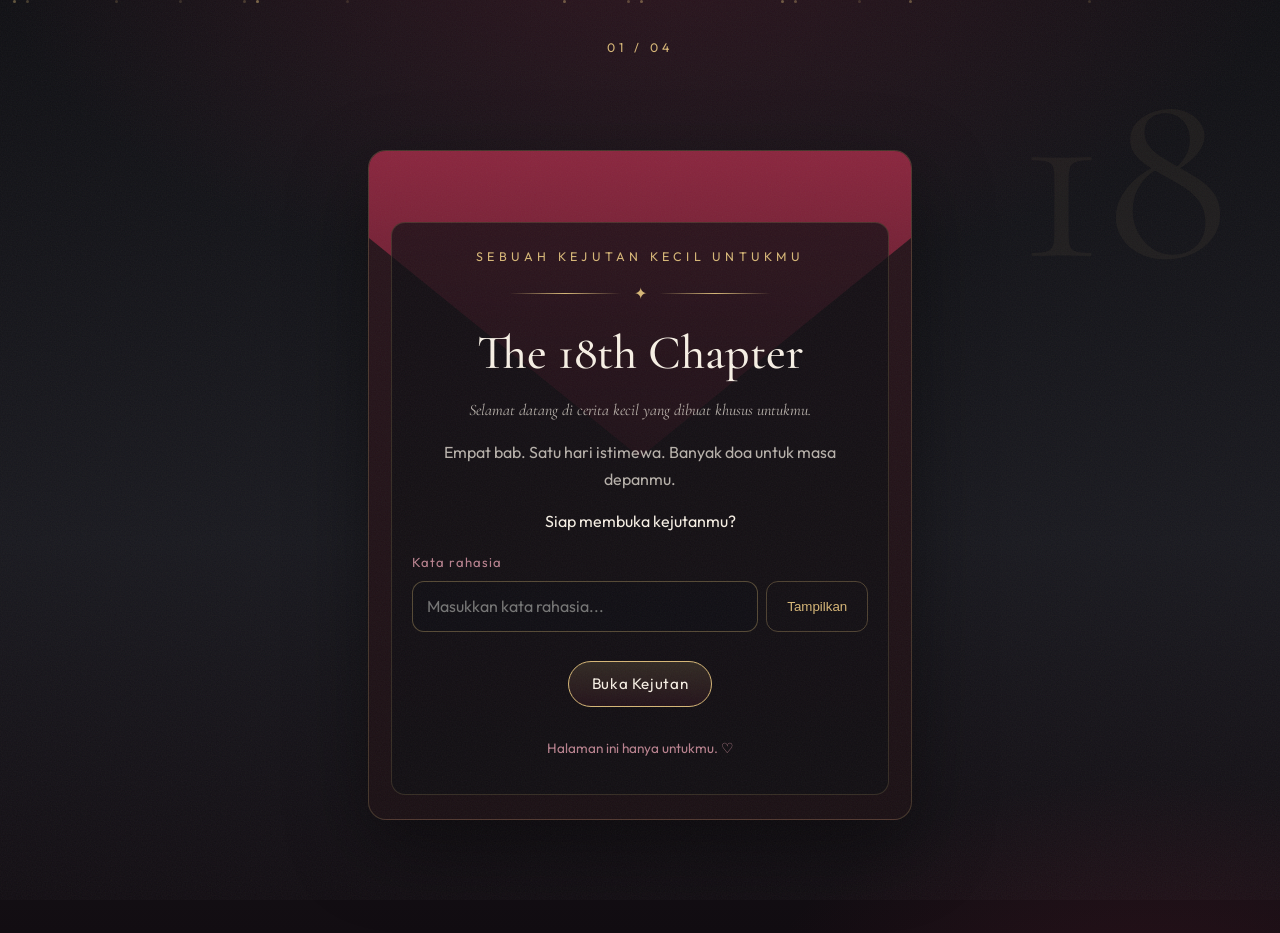
<file: index.html>
<!DOCTYPE html>
<html lang="id">
  <head>
    <meta charset="utf-8" />
    <meta name="viewport" content="width=device-width, initial-scale=1" />
    <meta name="description" content="The 18th Chapter — sebuah kejutan ulang tahun ke-18." />
    <title>The 18th Chapter — Pintu Rahasia</title>
    <link rel="icon" href="assets/icons/heart.svg" type="image/svg+xml" />
    <link rel="preconnect" href="https://fonts.googleapis.com" />
    <link rel="preconnect" href="https://fonts.gstatic.com" crossorigin />
    <link
      href="https://fonts.googleapis.com/css2?family=Cormorant+Garamond:ital,wght@0,500;0,600;1,500&family=Outfit:wght@300;400;500&display=swap"
      rel="stylesheet"
    />
    <link rel="stylesheet" href="css/style.css" />
  </head>
  <body class="page-gate">
    <a class="skip-link" href="#utama">Lewati ke konten</a>
    <div class="watermark-18" aria-hidden="true">18</div>
    <div class="particles" id="particles" aria-hidden="true"></div>

    <div class="page">
      <p class="chapter-index">01 / 04</p>
      <main id="utama" class="page-main gate">
        <section class="invite" aria-labelledby="judul-gerbang">
          <div class="envelope" id="envelope">
            <div class="invite-inner">
              <p class="kicker center" data-bind="copy.gateKicker">SEBUAH KEJUTAN KECIL UNTUKMU</p>
              <div class="ornament" aria-hidden="true">✦</div>
              <h1 id="judul-gerbang" class="lead center">The 18th Chapter</h1>
              <p class="muted center italic" data-bind="copy.gateLead">
                Selamat datang di cerita kecil yang dibuat khusus untukmu.
              </p>
              <p class="muted center" data-bind="copy.gateIntro">
                Empat bab. Satu hari istimewa. Banyak doa untuk masa depanmu.
              </p>
              <p class="center" data-bind="copy.gatePrompt">Siap membuka kejutanmu?</p>

              <form class="gate-form" id="gate-form" novalidate>
                <div class="field">
                  <label for="secret">Kata rahasia</label>
                  <div class="input-row">
                    <input
                      id="secret"
                      name="secret"
                      type="password"
                      autocomplete="off"
                      placeholder="Masukkan kata rahasia..."
                      aria-describedby="gate-error"
                    />
                    <button type="button" id="toggle-secret" aria-pressed="false" aria-controls="secret">
                      Tampilkan
                    </button>
                  </div>
                </div>
                <p class="form-error" id="gate-error" role="status" aria-live="polite"></p>
                <div class="stack">
                  <button class="btn" type="submit">Buka Kejutan</button>
                  <p class="tiny" data-bind="copy.gateFooter">Halaman ini hanya untukmu. ♡</p>
                </div>
              </form>
            </div>
          </div>
        </section>
      </main>
    </div>

    <script src="js/config.js"></script>
    <script src="js/login.js"></script>
  </body>
</html>
</file>
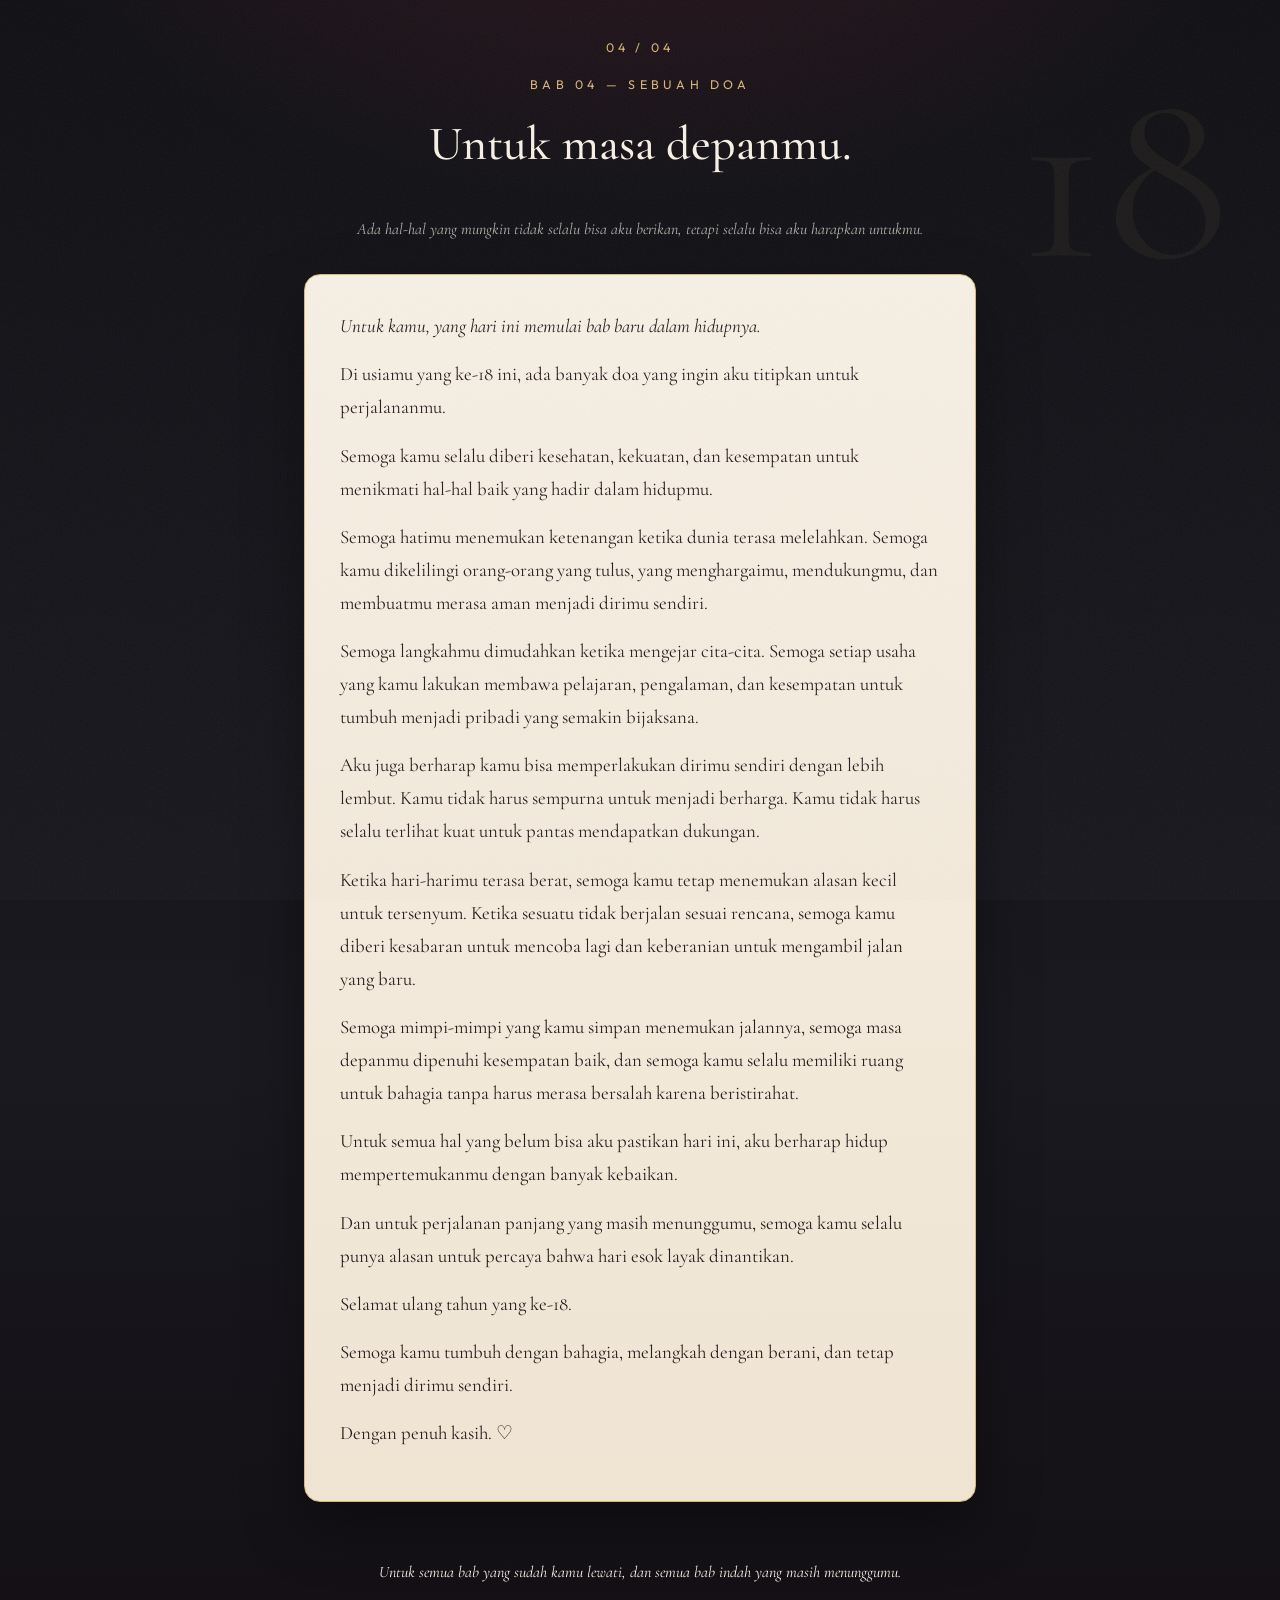
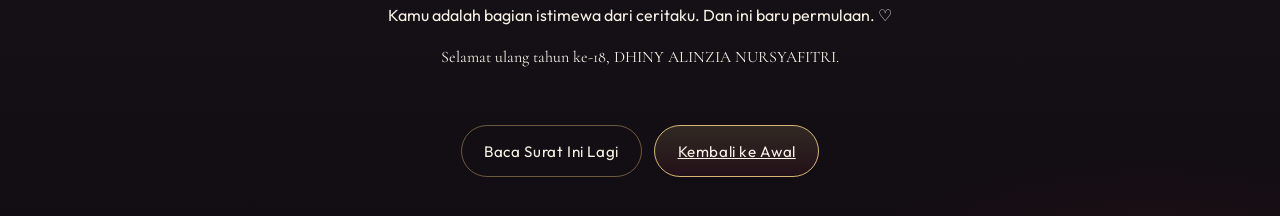
<file: doa.html>
<!DOCTYPE html>
<html lang="id">
  <head>
    <meta charset="utf-8" />
    <meta name="viewport" content="width=device-width, initial-scale=1" />
    <title>The 18th Chapter — Doa untuk Masa Depanmu</title>
    <link rel="icon" href="assets/icons/heart.svg" type="image/svg+xml" />
    <link rel="preconnect" href="https://fonts.googleapis.com" />
    <link rel="preconnect" href="https://fonts.gstatic.com" crossorigin />
    <link
      href="https://fonts.googleapis.com/css2?family=Cormorant+Garamond:ital,wght@0,500;0,600;1,500&family=Outfit:wght@300;400;500&display=swap"
      rel="stylesheet"
    />
    <link rel="stylesheet" href="css/style.css" />
  </head>
  <body class="page-doa">
    <a class="skip-link" href="#utama">Lewati ke konten</a>
    <div class="watermark-18" aria-hidden="true">18</div>
    <div class="particles" id="egg-particles" aria-hidden="true"></div>

    <div class="page">
      <p class="chapter-index">04 / 04</p>
      <main id="utama" class="page-main stack">
        <p class="kicker" data-bind="copy.prayerChapter">BAB 04 — SEBUAH DOA</p>
        <h1 class="lead center" data-bind="copy.prayerLead">Untuk masa depanmu.</h1>
        <p class="muted italic center" data-bind="copy.prayerIntro">
          Ada hal-hal yang mungkin tidak selalu bisa aku berikan, tetapi selalu bisa aku harapkan untukmu.
        </p>

        <article class="prayer-card" id="prayer-letter" aria-label="Surat doa"></article>

        <section class="closing-block" id="closing-block">
          <p class="italic" data-bind="copy.prayerClosing">
            Untuk semua bab yang sudah kamu lewati, dan semua bab indah yang masih menunggumu.
          </p>
          <p data-bind="copy.prayerSignature">Kamu adalah bagian istimewa dari ceritaku. Dan ini baru permulaan. ♡</p>
          <p class="serif">
            Selamat ulang tahun ke-<span data-bind="age">18</span>,
            <span data-bind="nickname">[NAMA_PANGGILAN]</span>.
          </p>
          <button
            class="egg-trigger"
            id="egg-trigger"
            type="button"
            aria-haspopup="dialog"
            aria-controls="secret-layer"
            hidden
          >
            ✦
            <span class="visually-hidden">Buka pesan rahasia</span>
          </button>
        </section>

        <div class="nav-row">
          <button class="btn btn-ghost" type="button" id="replay-letter">Baca Surat Ini Lagi</button>
          <a class="btn" href="index.html">Kembali ke Awal</a>
        </div>
      </main>
    </div>

    <div class="secret-layer" id="secret-layer" role="dialog" aria-modal="true" aria-labelledby="secret-title" hidden>
      <article class="secret-card">
        <h2 id="secret-title" class="lead" data-bind="copy.easterKicker">PSST... ADA SATU HAL LAGI. ♡</h2>
        <div id="easter-letter"></div>
        <div class="nav-row">
          <button class="btn" type="button" id="close-secret">Tutup Pesan Rahasia</button>
        </div>
      </article>
    </div>

    <script src="js/config.js"></script>
    <script src="js/doa.js"></script>
  </body>
</html>
</file>
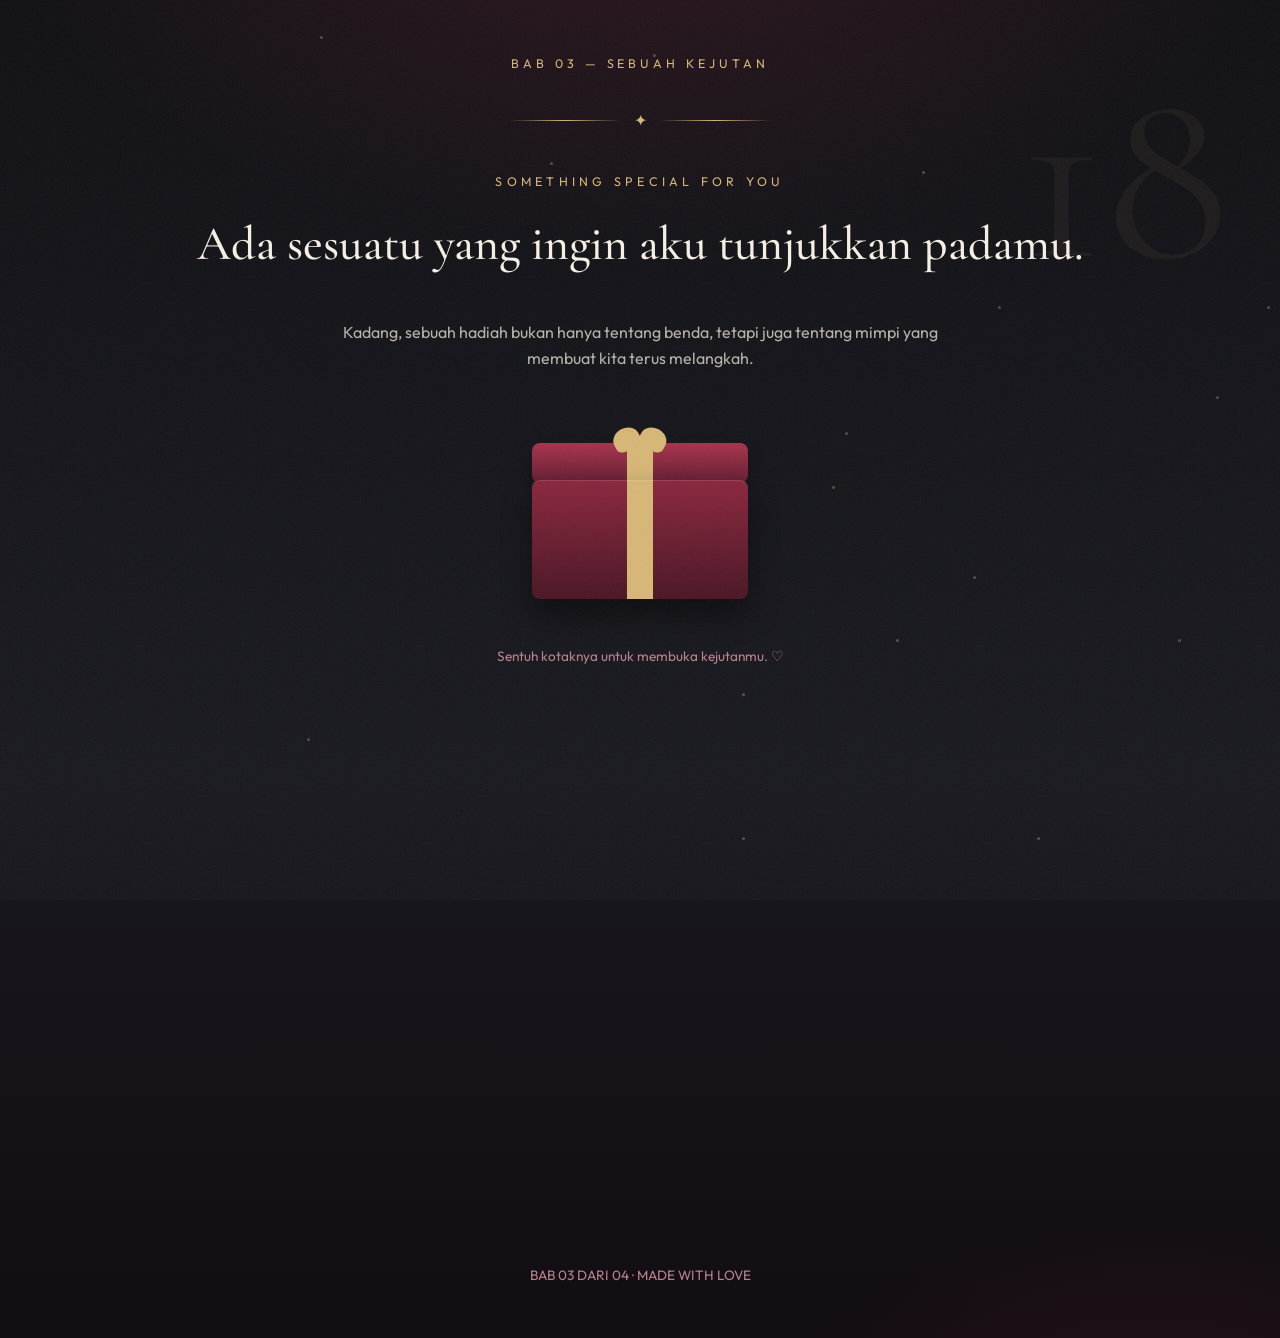
<file: hadiah.html>
<!DOCTYPE html>
<html lang="id">
<head>
  <meta charset="UTF-8">
  <meta name="viewport" content="width=device-width, initial-scale=1">
  <meta name="theme-color" content="#101014">
  <meta
    name="description"
    content="Sebuah kejutan kecil untuk mimpi yang indah."
  >
  <title>The 18th Chapter — Sebuah Kejutan</title>

  <link rel="preconnect" href="https://fonts.googleapis.com">
  <link rel="preconnect" href="https://fonts.gstatic.com" crossorigin>
  <link
    href="https://fonts.googleapis.com/css2?family=Cormorant+Garamond:ital,wght@0,400;0,500;0,600;1,400;1,500&family=Outfit:wght@300;400;500;600&display=swap"
    rel="stylesheet"
  >

  <link rel="stylesheet" href="css/style.css">
  <script src="js/config.js" defer></script>
  <script src="js/hadiah.js" defer></script>
</head>

<body class="page-hadiah">
  <a class="skip-link" href="#main-content">Lewati ke konten</a>
  <div class="particles" id="particles" aria-hidden="true"></div>
  <div class="watermark-18" aria-hidden="true">18</div>

  <div class="page">
    <main class="page-main" id="main-content">
      <section class="gift-stage">
        <p class="chapter-index" data-bind="copy.giftChapter">
          BAB 03 — SEBUAH KEJUTAN
        </p>

        <div class="ornament" aria-hidden="true">✦</div>

        <p class="kicker">SOMETHING SPECIAL FOR YOU</p>

        <h1 class="lead" data-bind="copy.giftLead">
          Ada sesuatu yang ingin aku tunjukkan padamu.
        </h1>

        <p class="muted center" data-bind="copy.giftIntro">
          Kadang, sebuah hadiah bukan hanya tentang benda,
          tetapi juga tentang mimpi yang membuat kita terus melangkah.
        </p>

        <div class="gift-wrap">
          <button
            class="gift-box"
            id="gift-box"
            type="button"
            aria-label="Buka kotak hadiah"
            aria-expanded="false"
            aria-controls="gift-result"
          >
            <span class="gift-bow" aria-hidden="true"></span>
            <span class="gift-lid" aria-hidden="true"></span>
            <span class="gift-body" aria-hidden="true"></span>
            <span class="gift-light" aria-hidden="true"></span>

            <span class="gift-inner" aria-hidden="true">
              <img
                id="car-mini"
                src="assets/images/mazda.png"
                alt=""
              >
            </span>

            <span class="confetti" aria-hidden="true">
              <i></i><i></i><i></i><i></i><i></i><i></i>
              <i></i><i></i><i></i><i></i><i></i><i></i>
            </span>
          </button>
        </div>

        <p class="tiny center" id="gift-hint" aria-live="polite">
          Sentuh kotaknya untuk membuka kejutanmu. ♡
        </p>

        <div id="gift-result" aria-live="polite">
          <figure class="car-art reveal-only" id="car-figure">
            <img
              id="car-image"
              src="assets/images/mazda.png"
              alt="Ilustrasi Mazda 3, simbol sebuah mimpi indah"
              loading="eager"
            >
            <figcaption class="tiny center" data-bind="copy.giftCaption">
              Mazda 3 — a little symbol of a beautiful dream.
            </figcaption>
          </figure>

          <div class="mazda-mark reveal-only" aria-hidden="true">
            <svg
              class="logo-m"
              viewBox="0 0 64 64"
              xmlns="http://www.w3.org/2000/svg"
            >
              <ellipse
                cx="32"
                cy="32"
                rx="25"
                ry="17"
                fill="none"
                stroke="currentColor"
                stroke-width="2.5"
              />
              <path
                d="M16 37 25 22 32 34 39 22 48 37"
                fill="none"
                stroke="currentColor"
                stroke-width="2.5"
                stroke-linecap="round"
                stroke-linejoin="round"
              />
            </svg>
            <span class="tiny">A DREAM TO LOOK FORWARD TO</span>
          </div>

          <div class="letter-card gift-reveal">
            <p class="kicker center">A LITTLE NOTE</p>
            <h2 class="serif center">Untuk sebuah mimpi</h2>

            <div id="gift-letter">
              <p>
                Ini bukan janji bahwa semua impian akan langsung menjadi nyata.
                Ini adalah pengingat bahwa kamu berhak memiliki mimpi,
                berusaha untuknya, dan menikmati setiap langkah perjalananmu.
              </p>
              <p>
                Semoga suatu hari nanti, kamu bisa berdiri di samping sesuatu
                yang dulu hanya bisa kamu bayangkan, lalu tersenyum karena
                kamu tahu seberapa jauh kamu telah melangkah.
              </p>
            </div>
          </div>

          <div class="gift-next">
            <p class="muted center" data-bind="copy.giftHeadline">
              Untuk sebuah mimpi yang semoga suatu hari bisa kamu wujudkan. ♡
            </p>

            <div class="nav-row">
              <a class="btn" id="go-to-prayer" href="doa.html">
                Lanjut ke Sebuah Doa ♡
              </a>

              <button class="btn btn-ghost" id="reset-gift" type="button">
                Buka Lagi
              </button>
            </div>
          </div>
        </div>

        <p class="tiny center">BAB 03 DARI 04 · MADE WITH LOVE</p>
      </section>
    </main>
  </div>
</body>
</html>
</file>
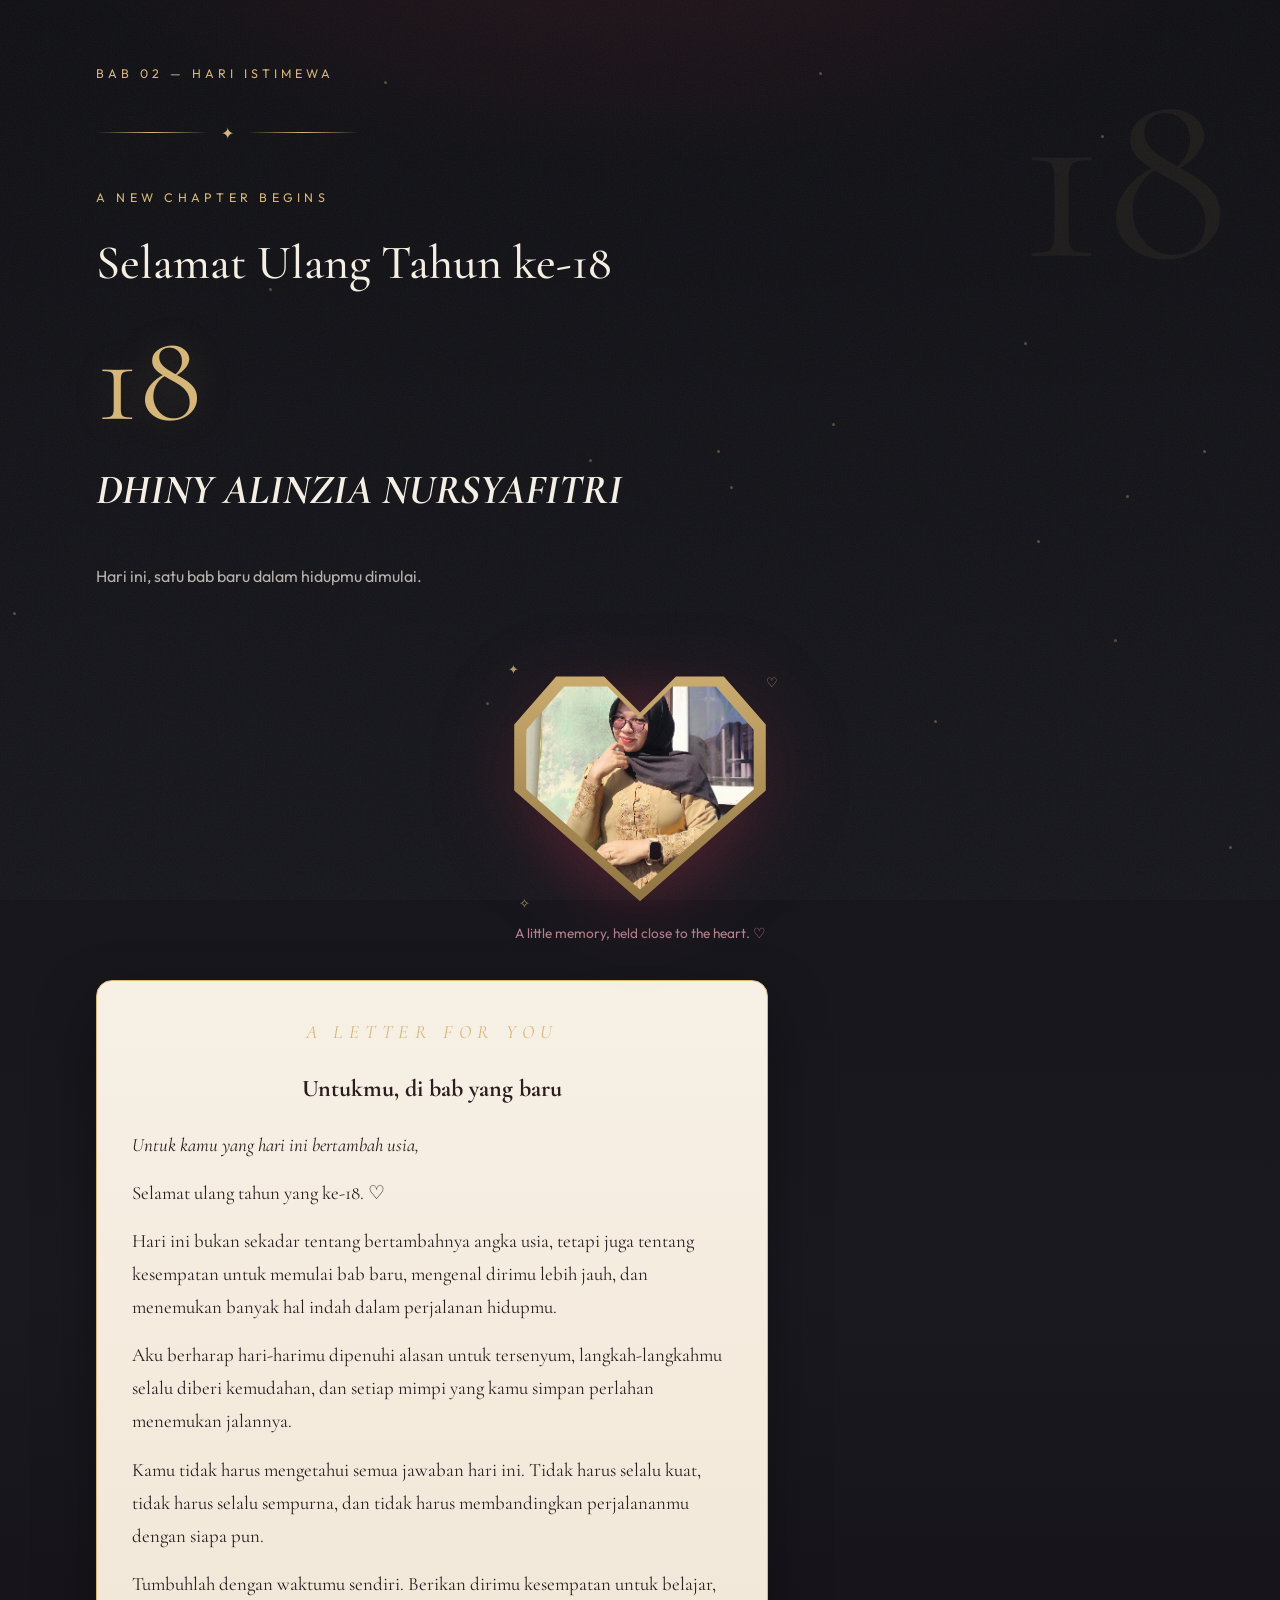
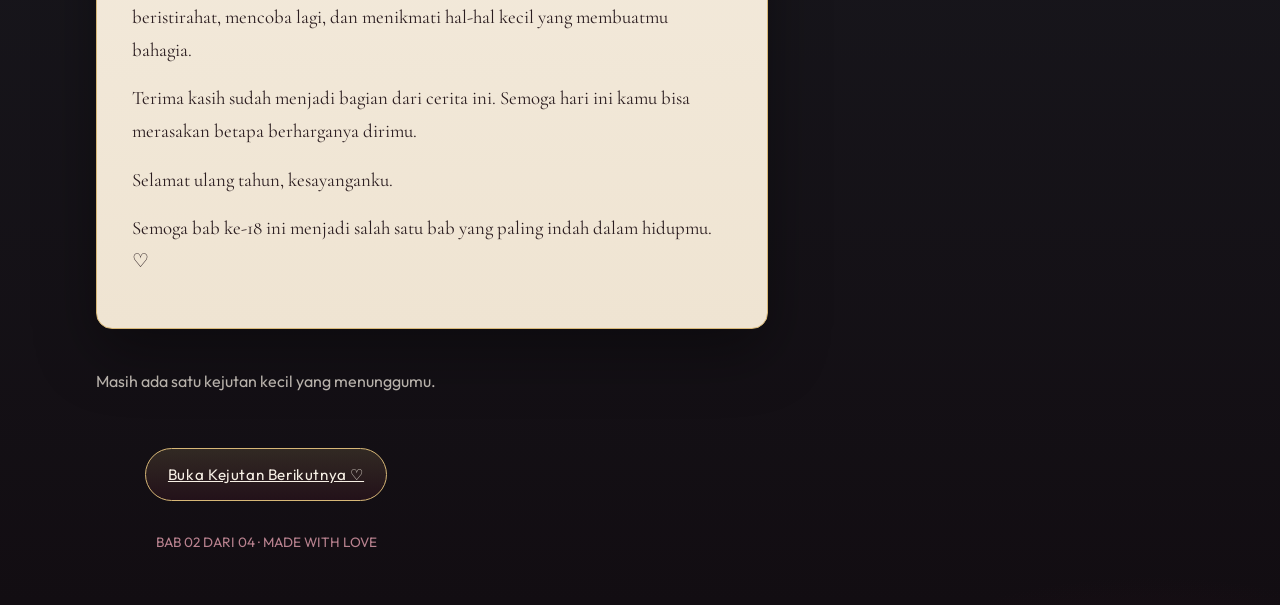
<file: home.html>
<!DOCTYPE html>
<html lang="id">
<head>
  <meta charset="UTF-8">
  <meta name="viewport" content="width=device-width, initial-scale=1">
  <meta name="theme-color" content="#101014">
  <meta
    name="description"
    content="Sebuah bab kecil yang dibuat khusus untuk hari istimewamu."
  >
  <title>The 18th Chapter — Hari Istimewa</title>

  <link rel="preconnect" href="https://fonts.googleapis.com">
  <link rel="preconnect" href="https://fonts.gstatic.com" crossorigin>
  <link
    href="https://fonts.googleapis.com/css2?family=Cormorant+Garamond:ital,wght@0,400;0,500;0,600;1,400;1,500&family=Outfit:wght@300;400;500;600&display=swap"
    rel="stylesheet"
  >

  <link rel="stylesheet" href="css/style.css">
  <script src="js/config.js" defer></script>
  <script src="js/home.js" defer></script>
</head>

<body class="page-home">
  <a class="skip-link" href="#main-content">Lewati ke konten</a>
  <div class="particles" id="particles" aria-hidden="true"></div>
  <div class="watermark-18" aria-hidden="true">18</div>

  <div class="page">
    <main class="page-main" id="main-content">
      <section class="home-hero">
        <p class="chapter-index" data-bind="copy.homeChapter">
          BAB 02 — HARI ISTIMEWA
        </p>

        <div class="ornament" aria-hidden="true">✦</div>

        <p class="kicker">A NEW CHAPTER BEGINS</p>

        <h1 class="lead" id="birthday-heading">
          Selamat Ulang Tahun ke-18
        </h1>

        <p class="age-mark" id="birthday-age" aria-label="Usia 18 tahun">
          18
        </p>

        <h2 class="nickname" data-bind="nickname">
          DHINY ALINZIA NURSYAFITRI
        </h2>

        <p class="muted center" data-bind="copy.homeSubtitle">
          Hari ini, satu bab baru dalam hidupmu dimulai.
        </p>

        <figure class="heart-portrait" id="photo-frame">
          <div class="heart-glow" aria-hidden="true"></div>

          <div class="heart-frame">
            <div class="heart-outline" aria-hidden="true"></div>

            <div class="heart-photo" id="photo-wrap">
              <img
                id="birthday-photo"
                src="assets/images/pacar.jpg"
                alt="Foto kenangan di hari ulang tahunmu"
                loading="eager"
              >
            </div>

            <div
              class="heart-placeholder"
              id="photo-placeholder"
              role="status"
              style="display: none;"
            >
              <span>♡</span>
              <span>Foto kenangan kita</span>
              <small>Letakkan foto di assets/images/pacar.jpg</small>
            </div>
          </div>

          <span class="heart-deco tl" aria-hidden="true">✦</span>
          <span class="heart-deco tr" aria-hidden="true">♡</span>
          <span class="heart-deco bl" aria-hidden="true">✧</span>

          <figcaption class="tiny center">
            A little memory, held close to the heart. ♡
          </figcaption>
        </figure>

        <div class="letter-card" aria-labelledby="letter-heading">
          <p class="kicker center">A LETTER FOR YOU</p>
          <h2 class="serif center" id="letter-heading">
            Untukmu, di bab yang baru
          </h2>

          <div id="birthday-letter">
            <p>Untuk kamu yang hari ini bertambah usia,</p>
            <p>Selamat ulang tahun yang ke-18. ♡</p>
          </div>
        </div>

        <div class="stack">
          <p class="muted center">
            Masih ada satu kejutan kecil yang menunggumu.
          </p>

          <div class="nav-row">
            <a class="btn" id="go-to-gift" href="hadiah.html">
              Buka Kejutan Berikutnya ♡
            </a>
          </div>

          <p class="tiny center">
            BAB 02 DARI 04 · MADE WITH LOVE
          </p>
        </div>
      </section>
    </main>
  </div>
</body>
</html>
</file>
<file: css/style.css>
/* The 18th Chapter — luxury romantic design system */

:root {
  --obsidian: #101014;
  --charcoal: #19191f;
  --burgundy: #641e32;
  --wine: #8b263e;
  --gold: #d7b777;
  --ivory: #f7f0e5;
  --rose: #b9828f;
  --gold-soft: rgba(215, 183, 119, 0.22);
  --ivory-muted: rgba(247, 240, 229, 0.72);
  --shadow-deep: 0 28px 80px rgba(0, 0, 0, 0.45);
  --shadow-heart: 0 18px 40px rgba(100, 30, 50, 0.45);
  --radius: 18px;
  --font-serif: "Cormorant Garamond", "Palatino Linotype", Palatino, "Book Antiqua", Georgia, serif;
  --font-sans: "Outfit", "Segoe UI", "Helvetica Neue", Arial, sans-serif;
  --space: clamp(1rem, 2.4vw, 2rem);
  --content: min(68rem, calc(100% - 2rem));
  --touch: 2.75rem;
}

*,
*::before,
*::after {
  box-sizing: border-box;
}

html,
body {
  margin: 0;
  min-height: 100%;
}

html {
  color-scheme: dark;
}

body {
  font-family: var(--font-sans);
  background:
    radial-gradient(1200px 700px at 50% -10%, rgba(100, 30, 50, 0.38), transparent 55%),
    radial-gradient(800px 500px at 90% 110%, rgba(139, 38, 62, 0.2), transparent 50%),
    linear-gradient(180deg, var(--obsidian), var(--charcoal) 58%, #120d12);
  color: var(--ivory);
  line-height: 1.65;
  overflow-x: hidden;
}

body::before {
  content: "";
  position: fixed;
  inset: 0;
  pointer-events: none;
  z-index: 8;
  opacity: 0.055;
  background-image: url("data:image/svg+xml,%3Csvg xmlns='http://www.w3.org/2000/svg' width='140' height='140'%3E%3Cfilter id='n'%3E%3CfeTurbulence type='fractalNoise' baseFrequency='.8' numOctaves='2' stitchTiles='stitch'/%3E%3C/filter%3E%3Crect width='100%25' height='100%25' filter='url(%23n)'/%3E%3C/svg%3E");
}

body.is-leaving {
  opacity: 0;
  transition: opacity 0.4s ease;
}

img,
svg {
  max-width: 100%;
  display: block;
}

a {
  color: var(--gold);
}

:focus-visible {
  outline: 2px solid var(--gold);
  outline-offset: 3px;
}

.skip-link {
  position: absolute;
  left: 1rem;
  top: -3rem;
  z-index: 20;
  padding: 0.6rem 0.9rem;
  background: var(--gold);
  color: var(--obsidian);
  text-decoration: none;
  border-radius: 999px;
}

.skip-link:focus {
  top: 1rem;
}

.page {
  position: relative;
  z-index: 1;
  min-height: 100vh;
  display: flex;
  flex-direction: column;
  padding: clamp(1.2rem, 3vw, 2.4rem) 1rem 2.4rem;
}

.page-main {
  width: var(--content);
  margin: 0 auto;
  flex: 1;
}

.chapter-index {
  margin: 0;
  font-size: 0.78rem;
  letter-spacing: 0.32em;
  color: var(--gold);
  text-align: center;
}

.ornament {
  display: flex;
  align-items: center;
  justify-content: center;
  gap: 0.8rem;
  color: var(--gold);
  margin: 0.8rem 0 1.2rem;
}

.ornament::before,
.ornament::after {
  content: "";
  width: min(7rem, 22vw);
  height: 1px;
  background: linear-gradient(90deg, transparent, var(--gold), transparent);
}

.kicker {
  margin: 0;
  font-size: 0.78rem;
  letter-spacing: 0.34em;
  text-transform: uppercase;
  color: var(--gold);
}

.serif {
  font-family: var(--font-serif);
}

.lead {
  font-family: var(--font-serif);
  font-size: clamp(1.7rem, 4vw, 3rem);
  font-weight: 500;
  line-height: 1.15;
  margin: 0.35rem 0 0.7rem;
}

.muted {
  color: var(--ivory-muted);
  max-width: 40rem;
}

.italic {
  font-family: var(--font-serif);
  font-style: italic;
}

.watermark-18 {
  position: fixed;
  right: 4vw;
  top: 8vh;
  z-index: 0;
  font-family: var(--font-serif);
  font-size: clamp(7rem, 22vw, 16rem);
  line-height: 0.8;
  color: rgba(215, 183, 119, 0.06);
  pointer-events: none;
  user-select: none;
}

.particles {
  position: fixed;
  inset: 0;
  overflow: hidden;
  pointer-events: none;
  z-index: 0;
}

.particle {
  position: absolute;
  width: 3px;
  height: 3px;
  border-radius: 50%;
  background: var(--gold);
  opacity: 0.35;
  animation: floaty 14s linear infinite;
}

.btn {
  appearance: none;
  border: 1px solid var(--gold);
  background: linear-gradient(180deg, rgba(215, 183, 119, 0.16), rgba(100, 30, 50, 0.2));
  color: var(--ivory);
  min-height: var(--touch);
  padding: 0.8rem 1.4rem;
  border-radius: 999px;
  font-family: var(--font-sans);
  font-size: 0.95rem;
  letter-spacing: 0.04em;
  cursor: pointer;
  transition: transform 0.25s ease, background 0.25s ease, box-shadow 0.25s ease;
}

.btn:hover {
  transform: translateY(-1px);
  box-shadow: 0 10px 24px rgba(100, 30, 50, 0.35);
}

.btn:active {
  transform: translateY(0);
}

.btn-ghost {
  background: transparent;
  border-color: rgba(215, 183, 119, 0.45);
}

.field {
  display: grid;
  gap: 0.45rem;
  text-align: left;
}

.field span,
.field label {
  font-size: 0.82rem;
  letter-spacing: 0.08em;
  color: var(--rose);
}

.input-row {
  display: flex;
  gap: 0.5rem;
}

.input-row input {
  flex: 1;
  min-height: var(--touch);
  border: 1px solid rgba(215, 183, 119, 0.35);
  background: rgba(16, 16, 20, 0.55);
  color: var(--ivory);
  border-radius: 12px;
  padding: 0.7rem 0.9rem;
  font: inherit;
}

.input-row input.is-invalid {
  border-color: var(--rose);
}

.input-row button {
  min-width: 6.4rem;
  min-height: var(--touch);
  border: 1px solid rgba(215, 183, 119, 0.3);
  background: transparent;
  color: var(--gold);
  border-radius: 12px;
  cursor: pointer;
}

.form-error {
  min-height: 1.4rem;
  margin: 0.4rem 0 0;
  color: var(--rose);
  font-size: 0.9rem;
}

.center {
  text-align: center;
}

.stack {
  display: grid;
  gap: 1rem;
  justify-items: center;
}

/* Login / envelope */
.gate {
  min-height: calc(100vh - 4rem);
  display: grid;
  place-items: center;
}

.invite {
  width: min(34rem, 100%);
  position: relative;
  transform: translateY(18px);
  opacity: 0;
  animation: rise 1s ease 0.35s forwards;
}

.envelope {
  position: relative;
  background: linear-gradient(180deg, #2a151c, #1a1014);
  border: 1px solid var(--gold-soft);
  border-radius: var(--radius);
  padding: 2rem 1.4rem 1.5rem;
  box-shadow: var(--shadow-deep);
  overflow: hidden;
}

.envelope::before {
  content: "";
  position: absolute;
  left: 50%;
  top: -1px;
  width: 140%;
  height: 46%;
  transform: translateX(-50%);
  background: linear-gradient(180deg, #8b263e, #4a1826);
  clip-path: polygon(0 0, 100% 0, 50% 100%);
  transform-origin: top center;
  transition: transform 0.8s ease;
  pointer-events: none;
}

.envelope.is-open::before {
  transform: translateX(-50%) rotateX(180deg);
}

.invite-inner {
  position: relative;
  z-index: 1;
  margin-top: 2.4rem;
  background: rgba(16, 16, 20, 0.72);
  border: 1px solid rgba(215, 183, 119, 0.18);
  border-radius: 14px;
  padding: 1.5rem 1.2rem 1.3rem;
}

.gate-form {
  width: 100%;
  margin-top: 1.1rem;
  opacity: 0;
  animation: rise 0.9s ease 0.85s forwards;
}

.tiny {
  font-size: 0.85rem;
  color: var(--rose);
}

/* Home */
.home-hero {
  display: grid;
  gap: 1.4rem;
  justify-items: center;
  text-align: center;
  padding-top: 0.6rem;
}

.age-mark {
  font-family: var(--font-serif);
  font-size: clamp(4.5rem, 14vw, 8rem);
  color: var(--gold);
  line-height: 0.85;
  margin: 0;
  text-shadow: 0 0 40px rgba(215, 183, 119, 0.18);
}

.nickname {
  font-family: var(--font-serif);
  font-style: italic;
  font-size: clamp(1.8rem, 4vw, 2.6rem);
  margin: 0;
  color: var(--ivory);
}

.heart-portrait {
  position: relative;
  width: min(18rem, 78vw);
  aspect-ratio: 1;
  margin: 0.4rem auto 0.8rem;
}

.heart-glow {
  position: absolute;
  inset: 8%;
  background: radial-gradient(circle, rgba(139, 38, 62, 0.55), transparent 70%);
  filter: blur(16px);
}

.heart-frame {
  position: relative;
  width: 100%;
  height: 100%;
  filter: drop-shadow(var(--shadow-heart));
}

.heart-outline,
.heart-photo,
.heart-placeholder {
  position: absolute;
  inset: 0;
  clip-path: path("M64 118C64 118 12 82 12 50C12 32 26 18 44 18C53 18 61 22 64 30C67 22 75 18 84 18C102 18 116 32 116 50C116 82 64 118 64 118Z");
  clip-path: path("M0.5 0.92 C0.5 0.92 0.08 0.64 0.08 0.38 C0.08 0.22 0.2 0.12 0.34 0.12 C0.42 0.12 0.47 0.16 0.5 0.23 C0.53 0.16 0.58 0.12 0.66 0.12 C0.8 0.12 0.92 0.22 0.92 0.38 C0.92 0.64 0.5 0.92 0.5 0.92 Z");
}

@supports (clip-path: inset(0)) {
  .heart-outline,
  .heart-photo,
  .heart-placeholder {
    clip-path: path("M128 236C128 236 16 164 16 100C16 64 52 36 88 36C106 36 122 44 128 60C134 44 150 36 168 36C204 36 240 64 240 100C240 164 128 236 128 236Z");
    transform: scale(1);
  }
}

.heart-frame {
  --heart: polygon(50% 91%, 8% 54%, 8% 32%, 22% 16%, 38% 16%, 50% 28%, 62% 16%, 78% 16%, 92% 32%, 92% 54%);
}

.heart-outline {
  inset: -2%;
  background: linear-gradient(180deg, var(--gold), #8a6d3a);
  clip-path: var(--heart);
}

.heart-photo,
.heart-placeholder {
  inset: 3%;
  clip-path: var(--heart);
}

.heart-photo img {
  width: 100%;
  height: 100%;
  object-fit: cover;
  object-position: 50% 22%;
}

.heart-placeholder {
  display: grid;
  place-items: center;
  background: linear-gradient(180deg, #3a1a24, #1a1014);
  color: var(--ivory-muted);
  text-align: center;
  padding: 2rem;
  font-size: 0.85rem;
}

.heart-deco {
  position: absolute;
  color: var(--gold);
  font-size: 0.8rem;
  opacity: 0.8;
}

.heart-deco.tl { top: 8%; left: 4%; }
.heart-deco.tr { top: 12%; right: 2%; }
.heart-deco.bl { bottom: 10%; left: 8%; }

.letter-card,
.prayer-card,
.secret-card {
  width: min(42rem, 100%);
  background: linear-gradient(180deg, #f7f0e5, #efe4d2);
  color: #2a1c1f;
  border: 1px solid var(--gold);
  border-radius: 16px;
  padding: clamp(1.3rem, 3vw, 2.2rem);
  box-shadow: 0 24px 60px rgba(0, 0, 0, 0.35);
}

.letter-card p,
.prayer-card p,
.secret-card p {
  margin: 0 0 0.95rem;
  font-family: var(--font-serif);
  font-size: clamp(1.02rem, 2.2vw, 1.18rem);
  line-height: 1.75;
}

.letter-card p:first-child,
.prayer-card p:first-child {
  font-style: italic;
}

.nav-row {
  display: flex;
  flex-wrap: wrap;
  gap: 0.75rem;
  justify-content: center;
  margin-top: 1.4rem;
}

/* Gift */
.gift-stage {
  display: grid;
  justify-items: center;
  gap: 1.2rem;
  text-align: center;
}

.gift-wrap {
  perspective: 900px;
  margin: 1rem 0 0.4rem;
}

.gift-box {
  position: relative;
  width: min(13.5rem, 64vw);
  height: 11rem;
  border: 0;
  background: transparent;
  cursor: pointer;
  padding: 0;
}

.gift-body,
.gift-lid {
  position: absolute;
  left: 0;
  right: 0;
  border-radius: 8px;
}

.gift-body {
  bottom: 0;
  height: 7.4rem;
  background:
    linear-gradient(90deg, transparent 44%, var(--gold) 44%, var(--gold) 56%, transparent 56%),
    linear-gradient(180deg, #8b263e, #4a1624);
  box-shadow: 0 16px 30px rgba(0, 0, 0, 0.45), inset 0 1px 0 rgba(255, 255, 255, 0.12);
}

.gift-lid {
  top: 1.3rem;
  height: 2.5rem;
  background:
    linear-gradient(90deg, transparent 44%, var(--gold) 44%, var(--gold) 56%, transparent 56%),
    linear-gradient(180deg, #a8334c, #641e32);
  transform-origin: top center;
  box-shadow: 0 8px 16px rgba(0, 0, 0, 0.28);
  transition: transform 0.8s ease, top 0.8s ease;
}

.gift-bow {
  position: absolute;
  top: 0.15rem;
  left: 50%;
  width: 3.4rem;
  height: 1.8rem;
  transform: translateX(-50%);
  z-index: 2;
}

.gift-bow::before,
.gift-bow::after {
  content: "";
  position: absolute;
  top: 0.2rem;
  width: 1.7rem;
  height: 1.4rem;
  background: var(--gold);
  border-radius: 70% 70% 40% 40%;
}

.gift-bow::before { left: 0; transform: rotate(-28deg); }
.gift-bow::after { right: 0; transform: rotate(28deg); }

.gift-inner {
  position: absolute;
  left: 12%;
  right: 12%;
  bottom: 1.2rem;
  height: 6rem;
  display: grid;
  place-items: center;
  opacity: 0;
  transform: translateY(18px) scale(0.86);
}

.gift-light {
  position: absolute;
  inset: auto 10% 1.4rem;
  height: 5rem;
  background: radial-gradient(circle, rgba(215, 183, 119, 0.55), transparent 70%);
  opacity: 0;
}

.gift-box.is-open .gift-lid {
  top: -1.2rem;
  transform: rotateX(-28deg) translateY(-12px);
}

.gift-box.is-open .gift-inner {
  opacity: 1;
  transform: translateY(-4.6rem) scale(1);
  transition: transform 0.9s ease 0.25s, opacity 0.6s ease 0.2s;
}

.gift-box.is-open .gift-light {
  opacity: 1;
}

.car-art {
  width: min(34rem, 92vw);
  margin: 0 auto;
  opacity: 0;
  transform: translateY(36px) scale(0.84);
  pointer-events: none;
}

.page-hadiah.is-revealed .car-art {
  opacity: 1;
  transform: none;
  pointer-events: auto;
  transition: opacity 0.8s ease 0.1s, transform 0.9s ease 0.1s;
}

.gift-inner img {
  width: 78%;
  filter: drop-shadow(0 8px 12px rgba(0, 0, 0, 0.35));
}

.mazda-mark {
  display: grid;
  justify-items: center;
  gap: 0.25rem;
}

.page-hadiah:not(.is-revealed) .reveal-only {
  display: none;
}

.gift-reveal,
.gift-next {
  opacity: 0;
  transform: translateY(12px);
}

.page-hadiah.is-revealed .mazda-mark,
.page-hadiah.is-revealed .gift-reveal,
.page-hadiah.is-revealed .gift-next {
  opacity: 1;
  transform: none;
  transition: opacity 0.7s ease, transform 0.7s ease;
}

.page-hadiah.is-revealed .gift-reveal { transition-delay: 0.15s; }
.page-hadiah.is-revealed .gift-next { transition-delay: 0.3s; }

.confetti {
  position: absolute;
  inset: -4rem -2rem auto;
  height: 10rem;
  pointer-events: none;
  overflow: hidden;
}

.confetti i {
  position: absolute;
  top: 40%;
  width: 6px;
  height: 10px;
  background: var(--gold);
  opacity: 0;
}

.gift-box.is-open .confetti i {
  animation: confetti 1.1s ease-out forwards;
}

.logo-m {
  width: 42px;
  height: 42px;
}

/* Prayer */
.page-doa .prayer-card p {
  opacity: 0;
  transform: translateY(10px);
  animation: rise 0.7s ease forwards;
  animation-delay: calc(var(--i, 0) * 90ms + 400ms);
}

.closing-block {
  text-align: center;
  margin-top: 1.6rem;
}

.egg-trigger {
  display: inline-grid;
  place-items: center;
  width: 2.8rem;
  height: 2.8rem;
  margin: 1rem auto 0;
  border: 1px solid rgba(215, 183, 119, 0.35);
  border-radius: 50%;
  background: transparent;
  color: var(--gold);
  cursor: pointer;
  opacity: 0;
  pointer-events: none;
}

.egg-trigger.is-ready {
  opacity: 1;
  pointer-events: auto;
}

.secret-layer {
  position: fixed;
  inset: 0;
  z-index: 12;
  display: grid;
  place-items: center;
  padding: 1rem;
  background: rgba(16, 16, 20, 0.72);
  opacity: 0;
  visibility: hidden;
  transition: opacity 0.35s ease, visibility 0.35s ease;
}

.secret-layer.is-open {
  opacity: 1;
  visibility: visible;
}

body.is-egg .page {
  filter: saturate(1.08);
}

.visually-hidden {
  position: absolute;
  width: 1px;
  height: 1px;
  padding: 0;
  margin: -1px;
  overflow: hidden;
  clip: rect(0, 0, 0, 0);
  border: 0;
}

@keyframes rise {
  from { opacity: 0; transform: translateY(16px); }
  to { opacity: 1; transform: none; }
}

@keyframes floaty {
  from { transform: translateY(110vh); }
  to { transform: translateY(-10vh); }
}

@keyframes confetti {
  0% { opacity: 0; transform: translate(0, 0) rotate(0); }
  15% { opacity: 1; }
  100% { opacity: 0; transform: translate(var(--x, 20px), -80px) rotate(120deg); }
}

body.is-ready .page {
  animation: fadein 0.7s ease both;
}

@keyframes fadein {
  from { opacity: 0; }
  to { opacity: 1; }
}

@media (min-width: 860px) {
  .home-layout {
    display: grid;
    grid-template-columns: 0.9fr 1.1fr;
    gap: 2rem;
    align-items: start;
  }

  .home-hero { justify-items: start; text-align: left; }
  .page-main { padding-top: 1rem; }
}

@media (max-width: 640px) {
  .invite-inner { padding: 1.2rem 0.9rem; }
  .letter-card, .prayer-card { padding: 1.15rem; }
}

@media (prefers-reduced-motion: reduce) {
  *,
  *::before,
  *::after {
    animation: none !important;
    transition: none !important;
  }

  .invite,
  .gate-form,
  .page-doa .prayer-card p,
  body.is-ready .page {
    opacity: 1;
    transform: none;
  }
}

/* Perbaikan surat doa dan easter egg */
.secret-layer[hidden],
.egg-trigger[hidden] {
  display: none !important;
}

.secret-layer {
  position: fixed;
  inset: 0;
  z-index: 30;
  display: grid;
  place-items: center;
  padding: 1rem;
  overflow-y: auto;
  background: rgba(8, 7, 10, 0.82);
  opacity: 0;
  visibility: hidden;
  transition: opacity 0.25s ease, visibility 0.25s ease;
}

.secret-layer.is-open {
  opacity: 1;
  visibility: visible;
}

.secret-card {
  position: relative;
  max-height: calc(100vh - 2rem);
  overflow-y: auto;
  padding: 2rem 1.4rem;
  border: 1px solid var(--gold-soft);
  border-radius: var(--radius);
  background: linear-gradient(160deg, #24151b, var(--obsidian));
  box-shadow: var(--shadow-deep);
}

.secret-close {
  position: sticky;
  top: 0;
  float: right;
  min-width: var(--touch);
  min-height: var(--touch);
  border: 1px solid var(--gold-soft);
  border-radius: 50%;
  background: var(--charcoal);
  color: var(--ivory);
  font-size: 1.5rem;
  cursor: pointer;
}

.egg-trigger {
  margin-top: 1.5rem;
  padding: 0.8rem 1rem;
  border: 1px solid var(--gold-soft);
  border-radius: 999px;
  background: transparent;
  color: var(--gold);
  font: inherit;
  cursor: pointer;
  opacity: 0;
  transform: translateY(8px);
  transition: opacity 0.4s ease, transform 0.4s ease;
}

.egg-trigger.is-ready {
  opacity: 1;
  transform: none;
}

.secret-content,
.letter-content {
  overflow-wrap: anywhere;
}

.secret-actions {
  display: flex;
  flex-wrap: wrap;
  justify-content: center;
  gap: 0.75rem;
  margin-top: 1.5rem;
}

@media (prefers-reduced-motion: reduce) {
  .secret-layer,
  .egg-trigger {
    transition: none;
  }
}
</file>
